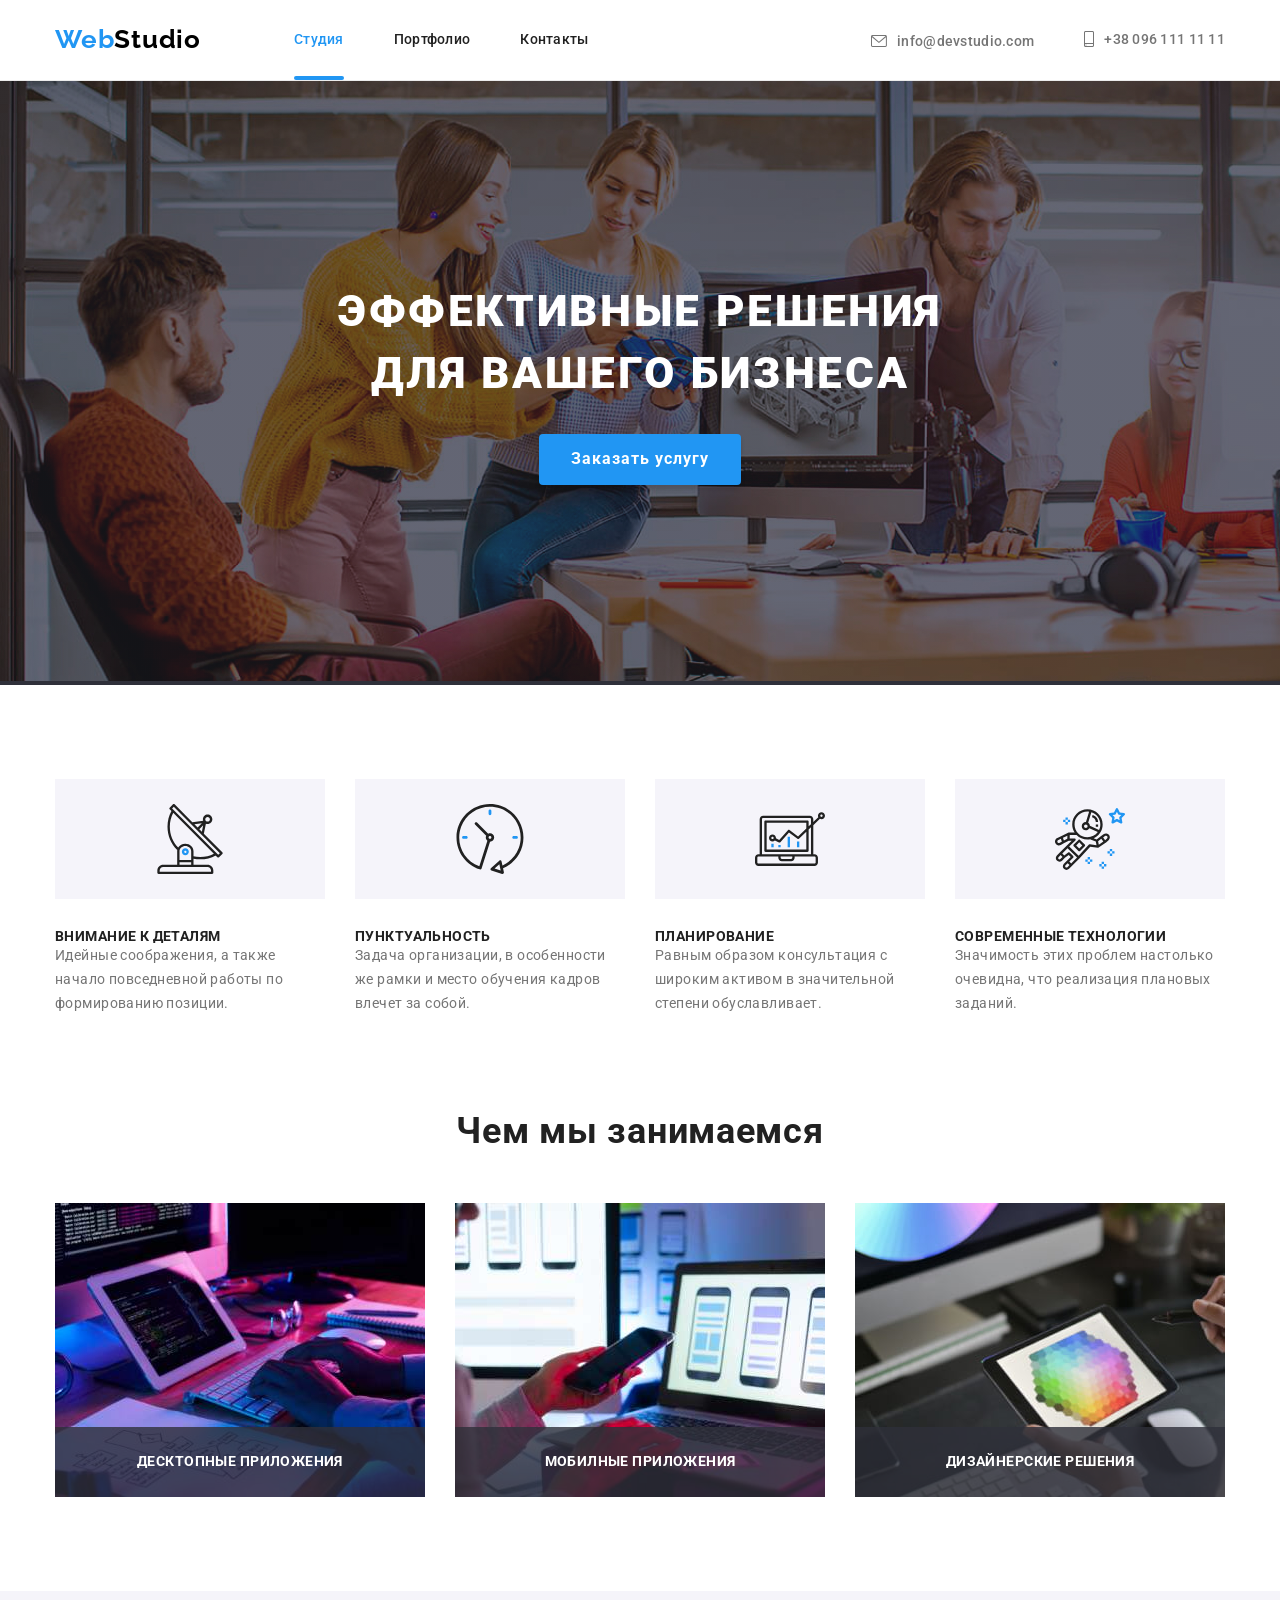
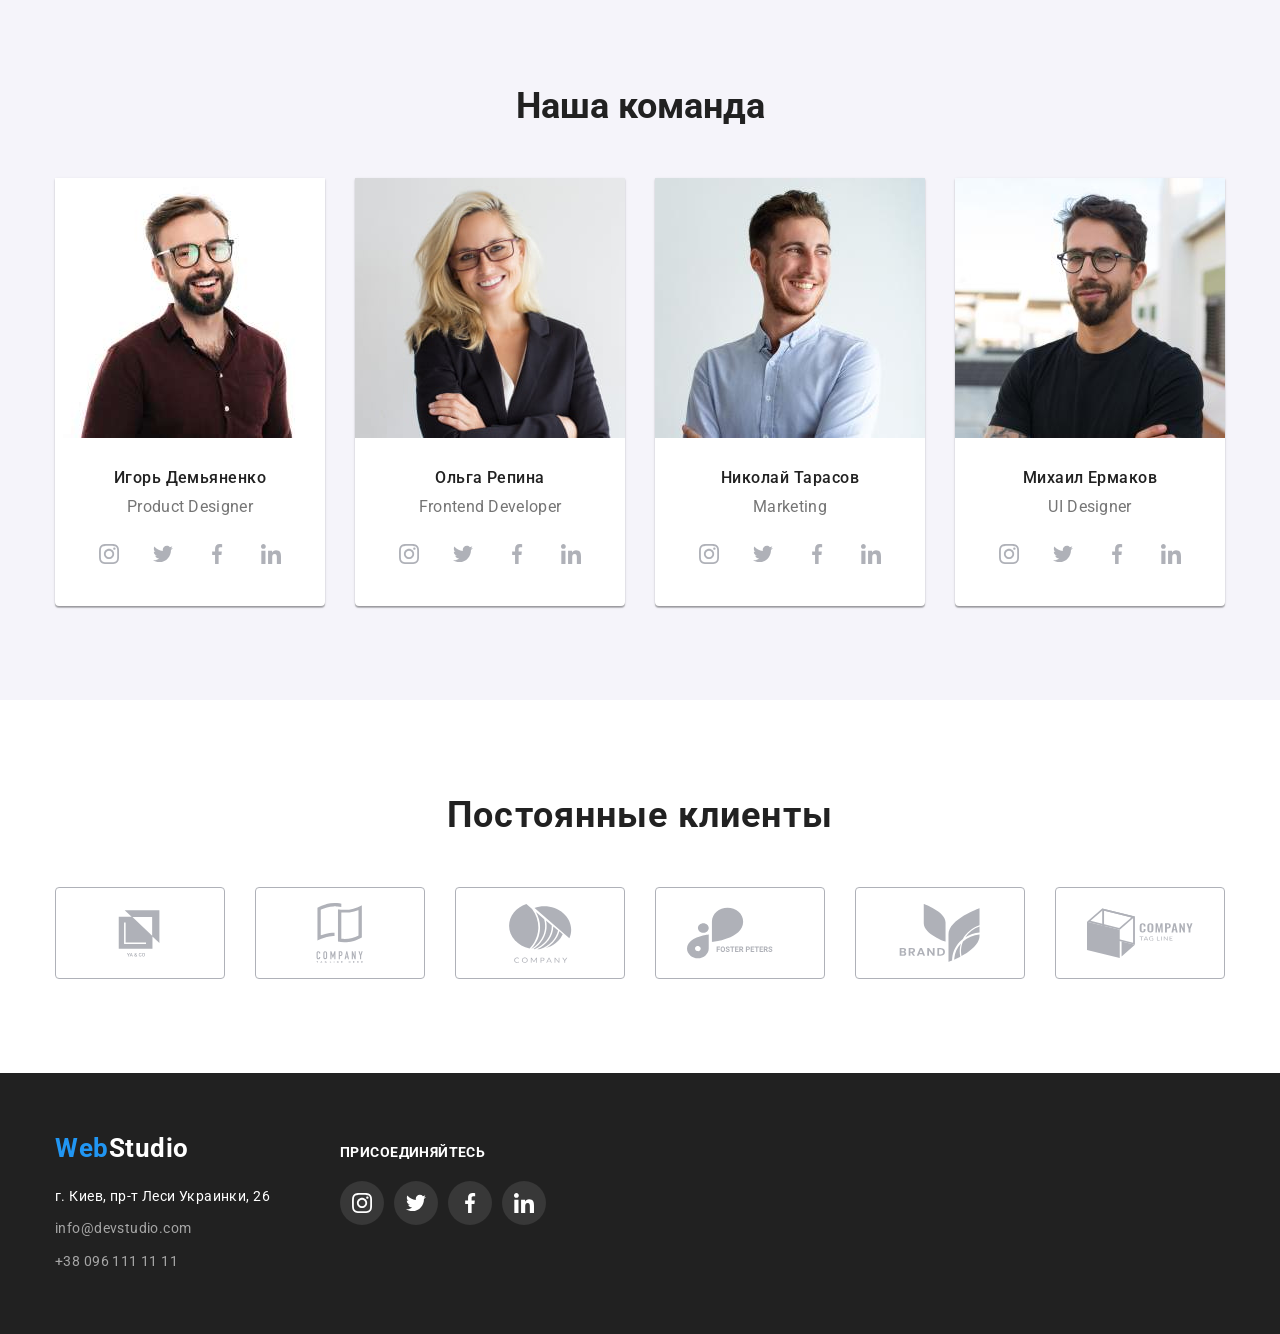
<file: index.html>
<!DOCTYPE html>
<html lang="ru">
<head>
    <meta charset="UTF-8">
    <meta http-equiv="X-UA-Compatible" content="IE=edge">
    <meta name="viewport" content="width=device-width, initial-scale=1.0">
    <link rel="preconnect" href="https://fonts.googleapis.com">
    <link rel="preconnect" href="https://fonts.gstatic.com" crossorigin>
    <link href="https://fonts.googleapis.com/css2?family=Raleway:wght@700&family=Roboto:wght@400;500;700;900&display=swap" rel="stylesheet">
    <link rel="stylesheet" href="https://cdnjs.cloudflare.com/ajax/libs/modern-normalize/1.1.0/modern-normalize.min.css" integrity="sha512-wpPYUAdjBVSE4KJnH1VR1HeZfpl1ub8YT/NKx4PuQ5NmX2tKuGu6U/JRp5y+Y8XG2tV+wKQpNHVUX03MfMFn9Q==" crossorigin="anonymous" referrerpolicy="no-referrer" />
    <link rel="stylesheet" href="./css/style.css">
    <title>Document</title>
</head>
<body>
    <header class="page-header">
        <div class="container header-container">
        <nav class="navigation">
            <a href="./index.html" lang="en" class="logo page-header__logo"><span class="logo__span">Web</span>Studio</a>
            <ul class="menu">
                <li class="menu__item">
                    <a href="./index.html" class="menu__link menu-link__blue">Студия</a>
                </li>
                <li class="menu__item">
                    <a href="./portfolio.html" class="menu__link">Портфолио</a>
                </li>
                <li class="menu__item">
                    <a href="#" class="menu__link">Контакты</a>
                </li>
            </ul>
        </nav>
        <ul class="contacts">
            <li class="contacts__item"> 
                <a href="mailto:info@devstudio.com" class="contacts__link">
                    <svg class="contacts__icon" width="16" height="12">
                        <use href="images/sprite.svg#icon-email"></use>
                    </svg>
                    info@devstudio.com</a>
            </li>
            <li class="contacts__item">
                <a href="tel:+380961111111" class="contacts__link">
                    <svg class="contacts__icon" width="10" height="16">
                        <use href="images/sprite.svg#icon-smartphone"></use>
                    </svg>
                    +38 096 111 11 11
                </a>
            </li>
        </ul>
    </div>
    </header>
    <main class="page-main">
        <section class="section page-main__section hero-section">
            <div class="container hero-container">
            <h1 class="hero-title">Эффективные решения для вашего бизнеса</h1>
            <button type="button" class="btn-item btn" data-modal-open>Заказать услугу</button>
        </div>
        </section>
        <section class="section page-main__section featurs-section">
            <div class="container feature-container">
                <h2 class="visually-hidden">Преимущества</h2>
            <ul class="feature">
                <li class="featur__item">
                    <div class="feature-icon__img">
                        <svg class="feature__icon">
                            <use href="./images/sprite.svg#icon-antenna"></use>
                        </svg>
                    </div>
                    <h3 class="featurs__heading">
                        Внимание к деталям
                    </h3>
                    <p class="faetur__text">Идейные соображения, а также начало повседневной работы по формированию позиции.</p>
                </li>
                <li class="featur__item">
                    <div class="feature-icon__img">
                        <svg class="feature__icon">
                            <use href="./images/sprite.svg#icon-clock"></use>
                        </svg>
                    </div>
                    <h3 class="featurs__heading">
                        Пунктуальность
                    </h3>
                    <p class="faetur__text">
                        Задача организации, в особенности же рамки и место обучения кадров влечет за собой.
                    </p>
                </li>
                <li class="featur__item">
                    <div class="feature-icon__img">
                        <svg class="feature__icon">
                            <use href="./images/sprite.svg#icon-diagram"></use>
                        </svg>
                    </div>
                    <h3 class="featurs__heading">
                        Планирование
                    </h3>
                    <p class="faetur__text">
                        Равным образом консультация с широким активом в значительной степени обуславливает.
                    </p>
                </li>
                <li class="featur__item">
                    <div class="feature-icon__img">
                        <svg class="feature__icon">
                            <use href="./images/sprite.svg#icon-astronaut"></use>
                        </svg>
                    </div>
                    <h3 class="featurs__heading">
                        Современные технологии
                    </h3>
                    <p class="faetur__text">
                        Значимость этих проблем настолько очевидна, что реализация плановых заданий.
                    </p>
                </li>
            </ul>
        </div>
        </section>
        <section class="section page-main__section picture-section">
            <div class="container picture-container">
            <h2 class="boxs-heading heading">
                Чем мы занимаемся
            </h2>
            <ul class="boxs">
                <li class="boxs__item">
                    <img src="./images/box1.jpg" alt="Бокс 1" width="370" height="294" class="boxs__pic">
                    <div class="boxs-description">
                        <p class="boxs-text">Десктопные приложения</p>
                    </div>
                </li>
                <li class="boxs__item">
                    <img src="./images/box2.jpg" alt="Бокс 2" width="370" height="294" class="boxs__pic">
                    <div class="boxs-description">
                        <p class="boxs-text">Мобилные приложения</p>
                    </div>
                </li>
                <li class="boxs__item">
                    <img src="./images/box3.jpg" alt="Бокс 3" width="370" height="294" class="boxs__pic">
                    <div class="boxs-description">
                        <p class="boxs-text">Дизайнерские решения</p>
                    </div>
                </li>  
            </ul>
        </div>
        </section>
        <section class="section page-main__section team-section">
            <div class="container team-container">
            <h2 class="team__heading heading">Наша команда</h2>
            <ul class="teams">
                <li class="teams__title">
                    <img src="./images/teamcard1.jpg" alt="Игорь Демьяненко" width="270" height="260" class="teams__pic">
                    <div class="teams-block__heading">
                    <h3 class="teams__heading">
                        Игорь Демьяненко
                    </h3>
                    <p lang="en" class="teams__text">
                        Product Designer
                    </p>
                    <ul class="social-item__icon">
                        <li class="social-list__icon">
                            <a href="" class="social-link__icon">
                                <svg class="social-icon" width="20" height="20">
                                    <use href="./images/sprite.svg#icon-instagram"></use>
                                </svg>
                            </a>
                        </li>
                        <li class="social-list__icon">
                            <a href="" class="social-link__icon">
                                <svg class="social-icon" width="20" height="20">
                                    <use href="./images/sprite.svg#icon-twitter"></use>
                                </svg>
                            </a>
                        </li>
                        <li class="social-list__icon">
                            <a href="" class="social-link__icon">
                                <svg class="social-icon" width="20" height="20">
                                    <use href="./images/sprite.svg#icon-facebook"></use>
                                </svg>
                            </a>
                        </li>
                        <li class="social-list__icon">
                            <a href="" class="social-link__icon">
                                <svg class="social-icon" width="20" height="20">
                                    <use href="./images/sprite.svg#icon-linkedin"></use>
                                </svg>
                            </a>
                        </li>
                    </ul>
                </div>
                </li>
                <li class="teams__title">
                    <img src="./images/teamcard2.jpg" alt="teamcard 2" width="270" height="260" class="teams__pic">
                    <div class="teams-block__heading">
                    <h3 class="teams__heading">
                        Ольга Репина
                    </h3>
                    <p lang="en" class="teams__text">
                        Frontend Developer
                    </p>
                    <ul class="social-item__icon">
                        <li class="social-list__icon">
                            <a href="" class="social-link__icon">
                                <svg class="social-icon" width="20" height="20">
                                    <use href="./images/sprite.svg#icon-instagram"></use>
                                </svg>
                            </a>
                        </li>
                        <li class="social-list__icon">
                            <a href="" class="social-link__icon">
                                <svg class="social-icon" width="20" height="20">
                                    <use href="./images/sprite.svg#icon-twitter"></use>
                                </svg>
                            </a>
                        </li>
                        <li class="social-list__icon">
                            <a href="" class="social-link__icon">
                                <svg class="social-icon" width="20" height="20">
                                    <use href="./images/sprite.svg#icon-facebook"></use>
                                </svg>
                            </a>
                        </li>
                        <li class="social-list__icon">
                            <a href="" class="social-link__icon">
                                <svg class="social-icon" width="20" height="20">
                                    <use href="./images/sprite.svg#icon-linkedin"></use>
                                </svg>
                            </a>
                        </li>
                    </ul>
                </div>
                </li>
                <li class="teams__title">
                    <img src="./images/teamcard3.jpg" alt="teamcard 3" width="270" height="260" class="teams__pic">
                    <div class="teams-block__heading">
                    <h3 class="teams__heading">
                        Николай Тарасов
                    </h3>
                    <p lang="en" class="teams__text">
                        Marketing
                    </p>
                    <ul class="social-item__icon">
                        <li class="social-list__icon">
                            <a href="" class="social-link__icon">
                                <svg class="social-icon" width="20" height="20">
                                    <use href="./images/sprite.svg#icon-instagram"></use>
                                </svg>
                            </a>
                        </li>
                        <li class="social-list__icon">
                            <a href="" class="social-link__icon">
                                <svg class="social-icon" width="20" height="20">
                                    <use href="./images/sprite.svg#icon-twitter"></use>
                                </svg>
                            </a>
                        </li>
                        <li class="social-list__icon">
                            <a href="" class="social-link__icon">
                                <svg class="social-icon" width="20" height="20">
                                    <use href="./images/sprite.svg#icon-facebook"></use>
                                </svg>
                            </a>
                        </li>
                        <li class="social-list__icon">
                            <a href="" class="social-link__icon">
                                <svg class="social-icon" width="20" height="20">
                                    <use href="./images/sprite.svg#icon-linkedin"></use>
                                </svg>
                            </a>
                        </li>
                    </ul>
                    </div>
                </li>
                <li class="teams__title">
                    <img src="./images/teamcard4.jpg" alt="teamcard 4" width="270" height="260" class="teams__pic">
                    <div class="teams-block__heading">
                    <h3 class="teams__heading">
                        Михаил Ермаков
                    </h3>
                    <p lang="en" class="teams__text">
                        UI Designer
                    </p>
                    <ul class="social-item__icon">
                        <li class="social-list__icon">
                            <a href="" class="social-link__icon">
                                <svg class="social-icon" width="20" height="20">
                                    <use href="./images/sprite.svg#icon-instagram"></use>
                                </svg>
                            </a>
                        </li>
                        <li class="social-list__icon">
                            <a href="" class="social-link__icon">
                                <svg class="social-icon" width="20" height="20">
                                    <use href="./images/sprite.svg#icon-twitter"></use>
                                </svg>
                            </a>
                        </li>
                        <li class="social-list__icon">
                            <a href="" class="social-link__icon">
                                <svg class="social-icon" width="20" height="20">
                                    <use href="./images/sprite.svg#icon-facebook"></use>
                                </svg>
                            </a>
                        </li>
                        <li class="social-list__icon">
                            <a href="" class="social-link__icon">
                                <svg class="social-icon" width="20" height="20">
                                    <use href="./images/sprite.svg#icon-linkedin"></use>
                                </svg>
                            </a>
                        </li>
                    </ul>
                </div>
                </li>
            </ul>
        </div>
        </section>
        <section class="section page-main__section client-section">
            <div class="container our-client__container">
                <h2 class="our-client__heading heading">
                    Постоянные клиенты
                </h2>
                <ul class="our-client__group">
                <li class="our-client__list">
                    <a href="" class="our-client__link">
                        <svg class="our-client__icon" width="106" height="60">
                            <use href="./images/sprite.svg#icon-Logo"></use>
                        </svg>
                    </a>
                </li>
                <li class="our-client__list">
                    <a href="" class="our-client__link">
                        <svg class="our-client__icon" width="106" height="60">
                            <use href="./images/sprite.svg#icon-group6"></use>
                        </svg>
                    </a>
                </li>
                <li class="our-client__list">
                    <a href="" class="our-client__link">
                        <svg class="our-client__icon" width="106" height="60">
                            <use href="./images/sprite.svg#icon-group3"></use>
                        </svg>
                    </a>
                </li>
                <li class="our-client__list">
                    <a href="" class="our-client__link">
                        <svg class="our-client__icon" width="106" height="60">
                            <use href="./images/sprite.svg#icon-group5"></use>
                        </svg>
                    </a>
                </li>
                <li class="our-client__list">
                    <a href="" class="our-client__link">
                        <svg class="our-client__icon" width="106" height="60">
                            <use href="./images/sprite.svg#icon-group2"></use>
                        </svg>
                    </a>
                </li>
                <li class="our-client__list">
                    <a href="" class="our-client__link">
                        <svg class="our-client__icon" width="106" height="60">
                            <use href="./images/sprite.svg#icon-group7"></use>
                        </svg>
                    </a>
                </li>
                </ul>
            </div>
        </section>
    </main>
    <footer class="page-footer">
        <div class="container footer-container">
            <div class="adrees-block">
        <a href="./index.html" class="logo__footer"><span class="logo-footer__span">Web</span>Studio</a>
        <address class="address__footer">
            <ul class="address">
                <li class="address__item">
                    <a href="" target="_parent" class="address__link">г. Киев, пр-т Леси Украинки, 26</a>
                </li>
                <li class="address__item">
                    <a href="mailto:info@devstudio.com" class="address__link email">info@devstudio.com</a>
                </li>
                <li class="address__item">
                    <a href="tel:+380961111111" class="address__link email">+38 096 111 11 11</a>
                </li>
            </ul>
        </address>
    </div>
        <div class="footer-social">
            <p class="footer-social__text">присоединяйтесь</p>
            <ul class="footer-social__icon">
                <li class="footer-social__list">
                  <a href="" class="footer-social__link">
                    <svg class="footer-social__img" width="20" height="20">
                        <use href="./images/sprite.svg#icon-instagram"></use>
                    </svg>
                  </a>  
                </li>
                <li class="footer-social__list">
                    <a href="" class="footer-social__link">
                        <svg class="footer-social__img" width="20" height="20">
                            <use href="./images/sprite.svg#icon-twitter"></use>
                        </svg>
                      </a> 
                </li>
                <li class="footer-social__list">
                    <a href="" class="footer-social__link">
                        <svg class="footer-social__img" width="20" height="20">
                            <use href="./images/sprite.svg#icon-facebook"></use>
                        </svg>
                      </a>
                </li>
                <li class="footer-social__list">
                    <a href="" class="footer-social__link">
                        <svg class="footer-social__img" width="20" height="20">
                            <use href="./images/sprite.svg#icon-linkedin"></use>
                        </svg>
                      </a>
                </li>
            </ul>
        </ul>
    </div>
    </div>
    </footer>
    <div class="bakdrop is-hidden" data-modal>
        <div class="modal">
            <button class="modal-close-btn" data-modal-close>
                <svg class="modal-close-icon" width="18" height="18">
                    <use href="images/sprite.svg#icon-close"></use>
                </svg>
            </button>
        </div>
    </div>
    <script src="./js/modal.js"></script>
</body>
</html>
</file>
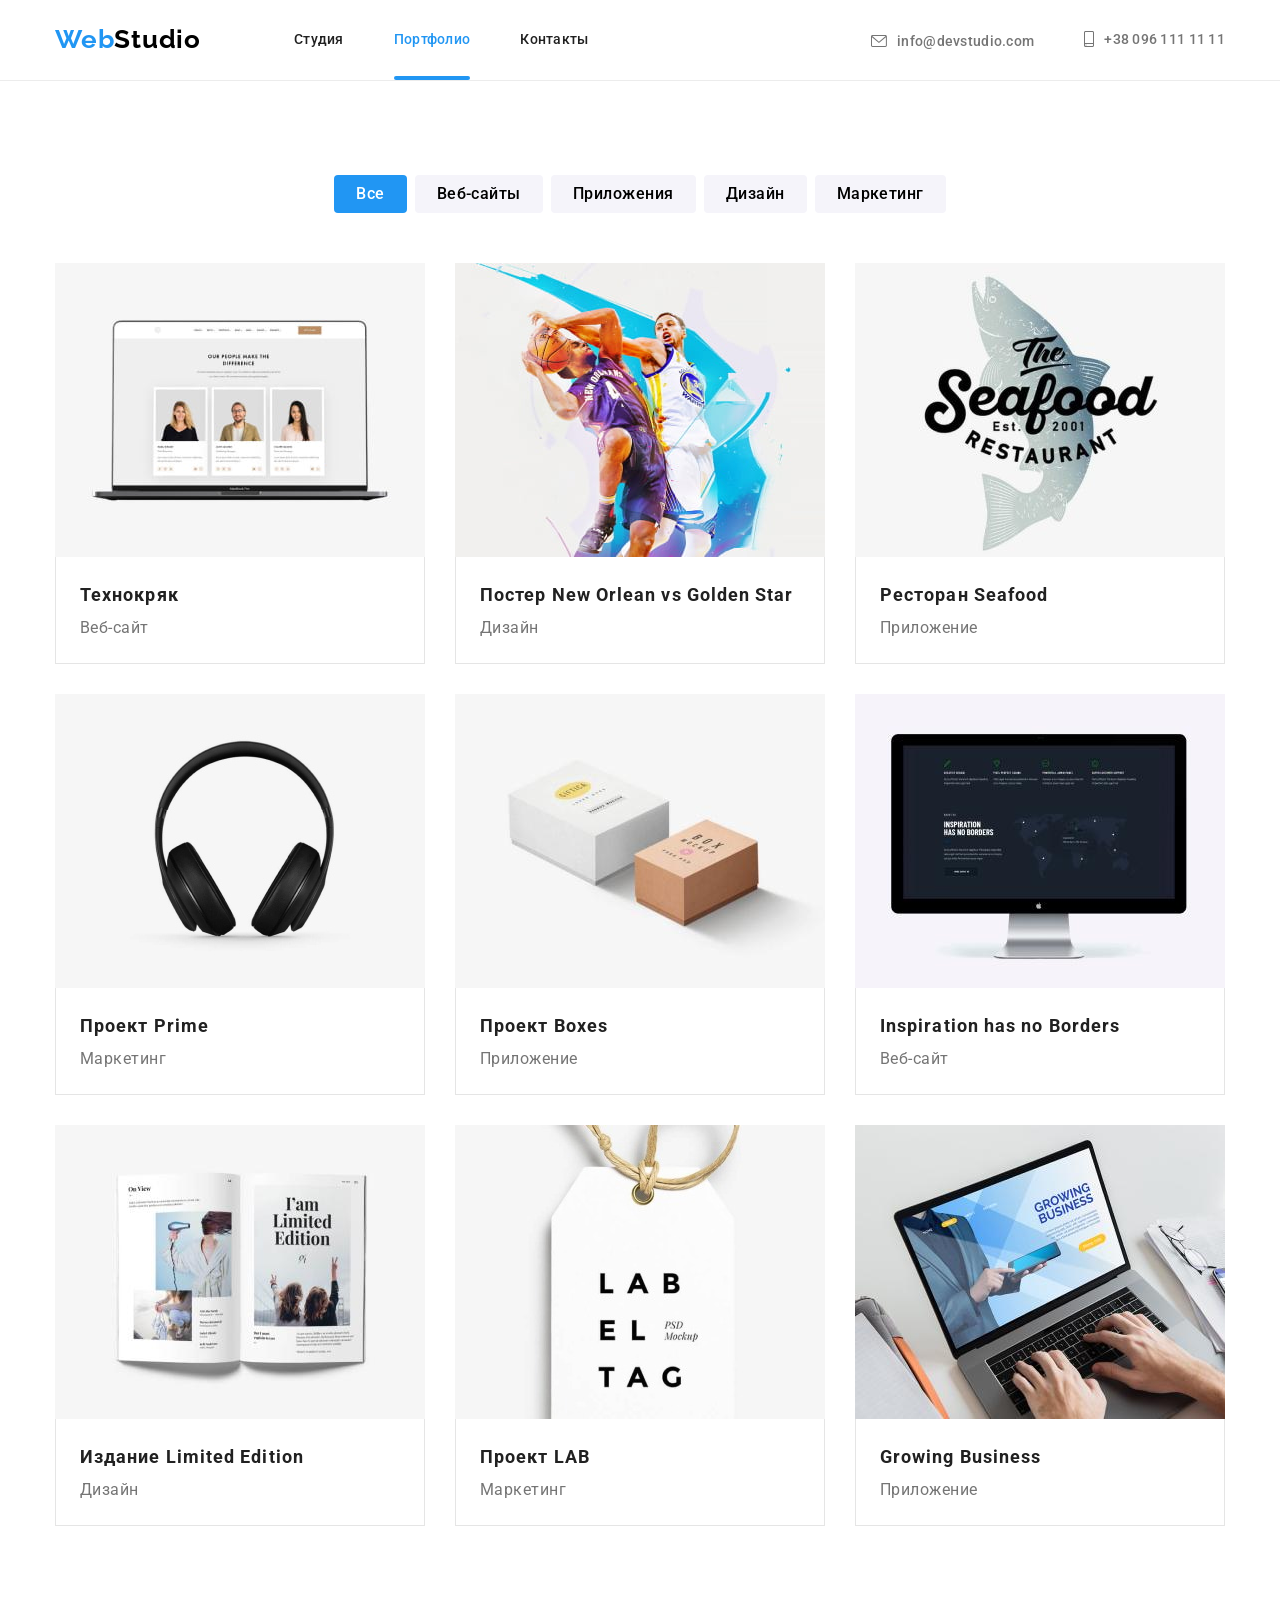
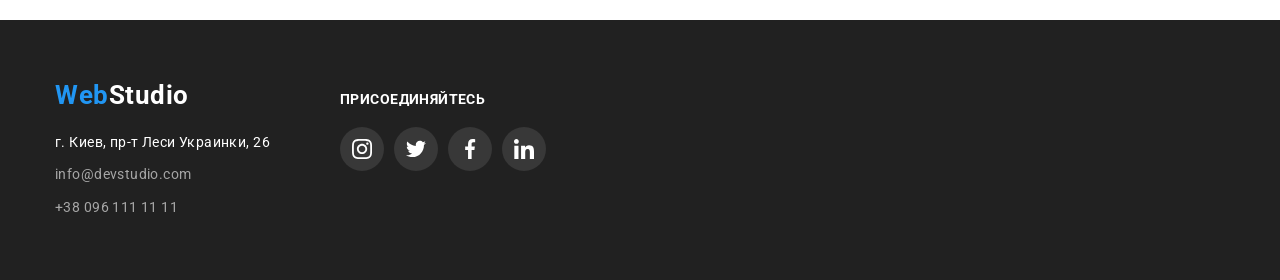
<file: portfolio.html>
<!DOCTYPE html>
<html lang="ru">
<head>
    <meta charset="UTF-8">
    <meta http-equiv="X-UA-Compatible" content="IE=edge">
    <meta name="viewport" content="width=device-width, initial-scale=1.0"> 
    <link rel="preconnect" href="https://fonts.googleapis.com">
    <link rel="preconnect" href="https://fonts.gstatic.com" crossorigin>
    <link href="https://fonts.googleapis.com/css2?family=Raleway:wght@700&family=Roboto:wght@400;500;700;900&display=swap" rel="stylesheet">
    <link rel="stylesheet" href="https://cdnjs.cloudflare.com/ajax/libs/modern-normalize/1.1.0/modern-normalize.min.css" integrity="sha512-wpPYUAdjBVSE4KJnH1VR1HeZfpl1ub8YT/NKx4PuQ5NmX2tKuGu6U/JRp5y+Y8XG2tV+wKQpNHVUX03MfMFn9Q==" crossorigin="anonymous" referrerpolicy="no-referrer" />
    <link rel="stylesheet" href="./css/style.css">
    <title>Document</title>
</head>
<body>
    <header class="page-header">
        <div class="container header-container">
        <nav class="navigation">
            <a href="./index.html" lang="en" class="logo page-header__logo"><span class="logo__span">Web</span>Studio</a>
            <ul class="menu">
                <li class="menu__item">
                    <a href="./index.html" class="menu__link">Студия</a>
                </li>
                <li class="menu__item">
                    <a href="./portfolio.html" class="menu__link menu-link__blue" >Портфолио</a>
                </li>
                <li class="menu__item">
                    <a href="#" class="menu__link">Контакты</a>
                </li>
            </ul>
        </nav>
        <ul class="contacts">
            <li class="contacts__item">
                <a href="mailto:info@devstudio.com" class="contacts__link">
                    <svg class="contacts__icon" width="16" height="12">
                        <use href="images/sprite.svg#icon-email"></use>
                    </svg>
                    info@devstudio.com</a>
            </li>
            <li class="contacts__item">
                <a href="tel:+380961111111" class="contacts__link">
                    <svg class="contacts__icon" width="10" height="16">
                        <use href="images/sprite.svg#icon-smartphone"></use>
                    </svg>+38 096 111 11 11</a>
            </li>
        </ul>
    </div>
    </header>
    <main class="page-main">
        <section class="section page-main__section filter-projects">
            <div class="container filter-container">
            <h1 class="visually-hidden">Каталог работ</h1>
            <ul class="filter">
                <li class="filter__item">
                   <button type="button" class="filter__btn filter-btn__blue btn">Все</button> 
                </li>
                <li class="filter__item">
                    <button type="button" class="filter__btn btn">Веб-сайты</button>
                </li>
                <li class="filter__item">
                    <button type="button" class="filter__btn btn">Приложения</button>
                </li>
                <li class="filter__item">
                    <button type="button" class="filter__btn btn">Дизайн</button>
                </li>
                <li class="filter__item">
                    <button type="button" class="filter__btn btn">Маркетинг</button>
                </li>
            </ul>
            <ul class="projects">
                <li class="projects__item">
                    <a href="#" class="projects__link">
                        <div class="project__description">    
                        <img src="./images/project1.jpg" alt="Технокряк" class="projects__pic">
                        <div class="project__overlay">
                            <p class="description__text">Ресурс предлагает комплексные предложения с разным уровнем функционала и сервисов. Все это позволит посетителю получить исчерпывающие сведения о компании или частном лице.</p>
                        </div>
                    </div>
                        <div class="project__textblock">
                        <h3 class="projects__heading">Технокряк</h3>
                        <p class="projects__text">Веб-сайт</p>
                        </div>
                    </a>
                </li>
                <li class="projects__item">
                    <a href="#" class="projects__link">
                        <div class="project__description">
                        <img src="./images/project2.jpg" alt="Постер New Orlean vs Golden Star" class="projects__pic">
                        <div class="project__overlay">
                            <p class="description__text">Ресурс предлагает комплексные предложения с разным уровнем функционала и сервисов. Все это позволит посетителю получить исчерпывающие сведения о компании или частном лице.</p>
                        </div>
                    </div>
                        <div class="project__textblock">
                        <h3 class="projects__heading">Постер New Orlean vs Golden Star</h3>
                        <p class="projects__text">Дизайн</p>
                        </div>
                    </a>
                </li>
                <li class="projects__item">
                    <a href="#" class="projects__link">
                        <div class="project__description">
                        <img src="./images/project3.jpg" alt="Ресторан Seafood" class="projects__pic">
                        <div class="project__overlay">
                            <p class="description__text">Ресурс предлагает комплексные предложения с разным уровнем функционала и сервисов. Все это позволит посетителю получить исчерпывающие сведения о компании или частном лице.</p>
                        </div>
                    </div>
                        <div class="project__textblock">
                        <h3 class="projects__heading">Ресторан Seafood</h3>
                        <p class="projects__text">Приложение</p>
                        </div>
                    </a>
                </li>
                <li class="projects__item">
                    <a href="#" class="projects__link">
                        <div class="project__description">
                        <img src="./images/project4.jpg" alt="Проект Prime" class="projects__pic">
                        <div class="project__overlay">
                            <p class="description__text">Ресурс предлагает комплексные предложения с разным уровнем функционала и сервисов. Все это позволит посетителю получить исчерпывающие сведения о компании или частном лице.</p>
                        </div>
                        </div>
                        <div class="project__textblock">
                        <h3 class="projects__heading">Проект Prime</h3>
                        <p class="projects__text">Маркетинг</p>
                        </div>
                    </a>
                </li>
                <li class="projects__item">
                    <a href="#" class="projects__link">
                        <div class="project__description">
                        <img src="./images/project5.jpg" alt="Проект Boxes" class="projects__pic">
                        <div class="project__overlay">
                            <p class="description__text">Ресурс предлагает комплексные предложения с разным уровнем функционала и сервисов. Все это позволит посетителю получить исчерпывающие сведения о компании или частном лице.</p>
                        </div>
                    </div>
                        <div class="project__textblock">
                        <h3 class="projects__heading">Проект Boxes</h3>
                        <p class="projects__text">Приложение</p>
                        </div>
                    </a>
                </li>
                <li class="projects__item">
                    <a href="#" class="projects__link">
                        <div class="project__description">
                        <img src="./images/project6.jpg" alt="Inspiration has no Borders" class="projects__pic">
                        <div class="project__overlay">
                            <p class="description__text">Ресурс предлагает комплексные предложения с разным уровнем функционала и сервисов. Все это позволит посетителю получить исчерпывающие сведения о компании или частном лице.</p>
                        </div>
                    </div>
                        <div class="project__textblock">
                        <h3 class="projects__heading">Inspiration has no Borders</h3>
                        <p class="projects__text">Веб-сайт</p>
                        </div>
                    </a>
                </li>
                <li class="projects__item">
                    <a href="#" class="projects__link">
                        <div class="project__description">
                        <img src="./images/project7.jpg" alt="Издание Limited Edition" class="projects__pic">
                        <div class="project__overlay">
                            <p class="description__text">Ресурс предлагает комплексные предложения с разным уровнем функционала и сервисов. Все это позволит посетителю получить исчерпывающие сведения о компании или частном лице.</p>
                        </div>
                    </div>
                        <div class="project__textblock">
                        <h3 class="projects__heading">Издание Limited Edition</h3>
                        <p class="projects__text">Дизайн</p>
                        </div>
                    </a>
                </li>
                <li class="projects__item">
                    <a href="#" class="projects__link">
                        <div class="project__description">
                        <img src="./images/project8.jpg" alt="Проект LAB" class="projects__pic">
                        <div class="project__overlay">
                            <p class="description__text">Ресурс предлагает комплексные предложения с разным уровнем функционала и сервисов. Все это позволит посетителю получить исчерпывающие сведения о компании или частном лице.</p>
                        </div>
                    </div>
                        <div class="project__textblock">
                        <h3 class="projects__heading">Проект LAB</h3>
                        <p class="projects__text">Маркетинг</p>
                        </div>
                    </a>
                </li>
                <li class="projects__item">
                    <a href="#" class="projects__link">
                        <div class="project__description">
                        <img src="./images/project9.jpg" alt="Growing Business" class="projects__pic">
                        <div class="project__overlay">
                            <p class="description__text">Ресурс предлагает комплексные предложения с разным уровнем функционала и сервисов. Все это позволит посетителю получить исчерпывающие сведения о компании или частном лице.</p>
                        </div>
                    </div>
                        <div class="project__textblock">
                        <h3 class="projects__heading">Growing Business</h3>
                        <p class="projects__text">Приложение</p>
                        </div>
                    </a>
                </li>
            </ul>
        </div>
        </section>
    </main>
    <footer class="page-footer">
        <div class="container footer-container">
            <div class="adrees-block">
        <a href="./index.html" class="logo__footer"><span class="logo-footer__span">Web</span>Studio</a>
        <address class="address__footer">
            <ul class="address">
                <li class="address__item">
                    <a href="" target="_parent" class="address__link">г. Киев, пр-т Леси Украинки, 26</a>
                </li>
                <li class="address__item">
                    <a href="mailto:info@devstudio.com" class="address__link email">info@devstudio.com</a>
                </li>
                <li class="address__item">
                    <a href="tel:+380961111111" class="address__link email">+38 096 111 11 11</a>
                </li>
            </ul>
        </address>
    </div>
        <div class="footer-social">
            <p class="footer-social__text">присоединяйтесь</p>
            <ul class="footer-social__icon">
                <li class="footer-social__list">
                  <a href="" class="footer-social__link">
                    <svg class="footer-social__img" width="20" height="20">
                        <use href="./images/sprite.svg#icon-instagram"></use>
                    </svg>
                  </a>  
                </li>
                <li class="footer-social__list">
                    <a href="" class="footer-social__link">
                        <svg class="footer-social__img" width="20" height="20">
                            <use href="./images/sprite.svg#icon-twitter"></use>
                        </svg>
                      </a> 
                </li>
                <li class="footer-social__list">
                    <a href="" class="footer-social__link">
                        <svg class="footer-social__img" width="20" height="20">
                            <use href="./images/sprite.svg#icon-facebook"></use>
                        </svg>
                      </a>
                </li>
                <li class="footer-social__list">
                    <a href="" class="footer-social__link">
                        <svg class="footer-social__img" width="20" height="20">
                            <use href="./images/sprite.svg#icon-linkedin"></use>
                        </svg>
                      </a>
                </li>
            </ul>
        </ul>
    </div>
    </div>
    </footer>
    <script src="js/modal.js"></script>
</body>
</html>
</file>
<file: css/style.css>
body{
    font-family: var(--font-accent);
    color: var(--accent-color);
}
img{
    display: block;
}
h1,h2,h3,h4,h5,h6,p{
    margin-top: 0;
    margin-bottom: 0;
}
ul,li{
    list-style-type: none;
    margin-top: 0;
    margin-bottom: 0;
    padding-left: 0;
}
a{
    text-decoration: none;
}
.btn{
    cursor: pointer;
    border: none;
}
.section{
    padding-top: 94px;
    padding-bottom: 94px;
}
.visually-hidden {
    position: absolute;
    white-space: nowrap;
    width: 1px;
    height: 1px;
    overflow: hidden;
    border: 0;
    padding: 0;
    clip: rect(0 0 0 0);
    clip-path: inset(50%);
    margin: -1px;
} 
:root{
    --accent-color: #212121;
    --second-color: #757575;
    --link-color: #2196F3;
    --white-color: #ffffff;
    --hero-background: #2F303A;
    --filter-btn: #F5F4FA;
    --font-accent: 'Roboto', sans-serif;
    --font-second: 'Raleway', sans-serif;
    --btn-hover: #188CE8;
    --our-bgk: #F5F4FA;
    --icon-color: #AFB1B8;
    --border-color: #EEEEEE;
    --footer-social: rgba(255, 255, 255, 0.1);
    --description-bgk: rgba(33, 150, 243, 0.9);
    --bakdrop-bgk: rgba(0, 0, 0, 0.2);
    --border-color: rgba(0, 0, 0, 0.1);
}
.container{
    width: 1200px;
    margin: 0 auto;
    padding-left: 15px;
    padding-right: 15px;
}
/*header menu log*/
.page-header{
    background-color: var(--white-color);
    border-bottom: 1px solid #ECECEC;
}
.header-container{
    display: flex;
    justify-content: space-between;
    align-items: center;
}
.navigation{
    display: flex;
    align-items: center;
}
.logo{
    font-family: var(--font-second);
    font-weight: 700;
    font-size: 26px;
    line-height: 1.2;
    color: #000000;
    text-decoration: none;
    letter-spacing: 0.03em;
    padding-top: 24px;
    padding-bottom: 25px;
}
.logo__span{
    color: var(--link-color);
}
.menu{
    display: flex;
    margin-left: 93px;
    font-weight: 500;
    font-size: 14px;
    line-height: 1.1;
    letter-spacing: 0.02em;
    list-style-type: none;
}
.menu__item:not(:last-child){
    margin-right: 50px;
}
.menu__link{
    position: relative;
    color: var(--accent-color);
    padding-top: 32px;
    padding-bottom: 32px;
    transition: color 250ms cubic-bezier(0.4, 0, 0.2, 1);
}
.menu__link:hover,
.menu__link:focus{
    color: var(--link-color);
}
.menu__link.menu-link__blue::after{
    position: absolute;
    content: "";
    display: inline-block;
    left: 0;
    bottom: -1px;
    border-radius: 2px;
    width: 100%;
    height: 4px;
    background-color: var(--link-color);
}
.menu-link__blue{
    color: var(--link-color);
    transition: color 250ms cubic-bezier(0.4, 0, 0.2, 1);
}

.contacts{
    position: relative;
    font-weight: 500;
    font-size: 14px;
    line-height: 1.1;
    letter-spacing: 0.02em;
    list-style-type: none;
    display: flex;
    align-items: baseline;
}
.contacts__item:not(:first-child){
    margin-left: 50px;
}
.contacts__link{
    display: flex;
    align-items: center;
    color: var(--second-color);
    transition: color 250ms cubic-bezier(0.4, 0, 0.2, 1);
}
.contacts__link:hover,
.contacts__link:focus{
    color: var(--link-color);
}
.contacts__icon{
    fill: var(--second-color);
    margin-right: 10px;
    transition: fill 250ms cubic-bezier(0.4, 0, 0.2, 1);
}
.contacts__link:hover .contacts__icon,
.contacts__link:focus .contacts__icon{
    fill: var(--link-color);
}
/*--------------end--------------*/

/*------hero section-------*/
.hero-section{
    background-color: var(--hero-background);
    background-image: linear-gradient( to bottom, rgba(47, 48, 58, 0.4), rgba(47, 48, 58, 0.4)), url('../images/background.jpg');
    background-repeat: no-repeat;
    max-width: 1600px;
    margin: 0 auto;
    padding: 200px 0;
}
.hero-title{
    max-width: 696px;
    margin: 0 auto;
    font-size: 44px;
    color: var(--white-color);
    font-weight: 900;
    line-height: 1.4;
    text-align: center;
    letter-spacing: 0.06em;
    text-transform: uppercase;
}
.btn-item{
    font-weight: 700;
    font-size: 16px;
    line-height: 1.9;
    letter-spacing: 0.06em;
    color: var(--white-color);
    text-align: center;
    background-color: var(--link-color);
    box-shadow: 0px 4px 4px rgba(0, 0, 0, 0.15);
    display: flex;
    margin: 0 auto;
    margin-top: 30px;
    padding: 10px 32px;
    border-radius: 4px;
    transition: background 250ms cubic-bezier(0.4, 0, 0.2, 1);
}
.btn-item:hover,
.btn-item:focus{
    background-color: var(--btn-hover);
    border: none;
    outline: none;
}
/*-------------end-----------------*/
/*------------featurs-section-----------*/
.featurs-section{
    padding-bottom: 0;
}
.feature-container{
    display: flex;
    flex-wrap: wrap;
}
.feature-icon__img{
    width: 270px;
    height: 120px;
    display: flex;
    justify-content: center;
    align-items: center;
    background-color: #F5F4FA;
    margin-bottom: 30px;
}
.feature__icon{
    width: 70px;
    height: 70px;
}
.feature{
    display: flex;
    list-style-type: none;
    margin-left: -30px;
}
.featur__item{
    width: 270px;
    flex-basis: calc((100% - 120px) / 4);
    margin-left: 30px;
}
.featurs__heading{
    font-weight: 700;
    font-size: 14px;
    line-height: 1.1;
    letter-spacing: 0.03em;
    text-transform: uppercase;
}
.faetur__text{
    font-weight: 400;
    font-size: 14px;
    line-height: 1.7;
    letter-spacing: 0.03em;
    color: var(--second-color);
}
/*-----------end--------------*/
/*----------boxs-heading--------------*/

.boxs-heading{
    font-weight: 700;
    font-size: 36px;
    line-height: 1.2;
    text-align: center;
    letter-spacing: 0.02em;
}
.boxs{
    display: flex;
    flex-wrap: wrap;
    margin-top: 50px;
    list-style-type: none;
    margin-left: -30px;
}
.boxs__item{
    flex-basis: calc((100% - 90px) / 3);
    margin-left: 30px;  
    position: relative;
}
.boxs-description{
    position: absolute;
    width: 370px;
    height: 70px;
    left: 0;
    bottom: 0;
    background-color: rgba(47, 48, 58, 0.8);
    display: flex;
    justify-content: center;
    align-items: center;
}
.boxs-text{
    position: absolute;
    font-weight: 700;
    font-size: 14px;
    line-height: 1.14;
    color: var(--white-color);
    letter-spacing: 0.03em;
    text-transform: uppercase;
    
}
/*--------------end--------------*/
/*-------------our teams-------------*/
.team-section{
    background-color: var(--our-bgk);
}
.team__heading{
    font-weight: 700;
    font-size: 36px;
    line-height: 1.2;
    text-align: center;
}

.teams{
    display: flex;
    flex-wrap: wrap;
    list-style-type: none;
    margin-top: 50px;
    margin-left: -30px;
}
.teams__title{
    flex-basis: calc((100% - 120px ) / 4);
    margin-left: 30px;
    box-shadow: 0px 1px 3px rgba(0, 0, 0, 0.12), 0px 1px 1px rgba(0, 0, 0, 0.14), 0px 2px 1px rgba(0, 0, 0, 0.2);
    border-radius: 0px 0px 4px 4px;
    background-color: var(--white-color);
}
.teams-block__heading{
    padding: 30px 10px;
}
.teams__heading{
    font-weight: 500;
    font-size: 16px;
    line-height: 1.2;
    text-align: center;
    letter-spacing: 0.03em;
    margin-bottom: 10px;
}
.teams__text{
    font-weight: 400;
    font-size: 16px;
    line-height: 1.2;
    text-align: center;
    letter-spacing: 0.02em;
    color: var(--second-color);
}
.social-item__icon{
    display: flex;
    justify-content: center;
    margin-top: 16px;
}
.social-list__icon:not(:last-child){
    margin-right: 10px;
}
.social-link__icon{
    width: 44px;
    height: 44px;
    border-radius: 50%;
    display: flex;
    justify-content: center;
    align-items: center;
    background-color: var(--white-color);
    transition: background-color 250ms cubic-bezier(0.4, 0, 0.2, 1);
}
.social-link__icon:hover,
.social-link__icon:focus{
    background-color: var(--link-color);
}
.social-icon{
    fill: var(--icon-color);
    transition: fill 250ms cubic-bezier(0.4, 0, 0.2, 1);
}
.social-link__icon:hover .social-icon,
.social-link__icon:focus .social-icon{
    fill: var(--white-color);
}
/*------------end-----------*/

/*----------our client-------------*/
.our-client__heading{
    font-weight: 700;
    font-size: 36px;
    line-height: 1.2;
    text-align: center;
    letter-spacing: 0.03em;
    color: var(--accent-color);
}
.our-client__group{
    display: flex;
    justify-content: center;
    margin-top: 50px;
    margin-left: -30px;
}
.our-client__list{
    flex-basis: calc((100%-180px)/6);
    margin-left: 30px;
}
.our-client__link{
    width: 170px;
    height: 92px;
    display: flex;
    justify-content: center;
    align-items: center;
    border: 1px solid #AFB1B8;
    border-radius: 4px;
    transition: border 250ms cubic-bezier(0.4, 0, 0.2, 1);
}
.our-client__link:hover,
.our-client__link:focus{
    border: 1px solid var(--link-color);
}
.our-client__icon{
    fill: var(--icon-color);
    transition: fill 250ms cubic-bezier(0.4, 0, 0.2, 1);
}
.our-client__link:hover .our-client__icon,
.our-client__link:focus .our-client__icon{
    fill: var(--link-color);
}
/*----------our client------------*/

/*-------porfolio-list------------*/
/*-------filter-btn-----------*/
.filter{
    display: flex;
    list-style-type: none;
    justify-content: center;
    margin-bottom: 50px;
}
.filter__item:not(:last-child){
    margin-right: 8px;
}
.filter__btn{
    font-family: 'Roboto', sans-serif;
    font-weight: 500;
    font-size: 16px;
    line-height: 1.6;
    text-align: center;
    letter-spacing: 0.03em;
    background-color: var(--filter-btn);
    border: none;
    border-radius: 4px;
    padding: 6px 22px;
    transition: color 250ms cubic-bezier(0.4, 0, 0.2, 1), background-color 250ms cubic-bezier(0.4, 0, 0.2, 1), box-shadow 250ms cubic-bezier(0.4, 0, 0.2, 1)
}
.filter-btn__blue{
    color: var(--white-color);
    background-color: var(--link-color);
    transition: color 250ms cubic-bezier(0.4, 0, 0.2, 1), background-color 250ms cubic-bezier(0.4, 0, 0.2, 1), box-shadow 250ms cubic-bezier(0.4, 0, 0.2, 1);
}
.filter__btn:hover,
.filter__btn:focus{
    color: var(--white-color);
    background-color: var(--link-color);
    box-shadow: 0px 3px 1px rgba(0, 0, 0, 0.1), 0px 1px 2px rgba(0, 0, 0, 0.08), 0px 2px 2px rgba(0, 0, 0, 0.12);
}
/*-----------end------------*/
/*-----------project-pic----------------*/
.projects{
    display: flex;
    flex-wrap: wrap;
    margin-left: -30px;
    margin-bottom: -30px;
    list-style-type: none;
}
.projects__item{
    flex-basis: ((100% - 270px) / 9);
    margin-left: 30px;
    margin-bottom: 30px;
}
.projects__link{
    display: block;
    transition: color 250ms cubic-bezier(0.4, 0, 0.2, 1), box-shadow 250ms cubic-bezier(0.4, 0, 0.2, 1);
}
.projects__link:hover,
.projects__link:focus{
    box-shadow: 0px 1px 1px rgba(0, 0, 0, 0.12), 0px 4px 4px rgba(0, 0, 0, 0.06), 1px 4px 6px rgba(0, 0, 0, 0.16);
}
.project__description{
    position: relative;
    overflow: hidden;
}
.project__overlay{
    position: absolute;
    top: 0;
    left: 0;
    width: 100%;
    height: 100%;
    transform: translateY(100%);
    transition: transform 250ms cubic-bezier(0.4, 0, 0.2, 1);
    background-color: var(--description-bgk);
    padding: 63px 24px;
}
.description__text{
    font-weight: 400;
    font-size: 18px;
    line-height: 1.5;
    letter-spacing: 0.03em;
    color: var(--white-color);
}
.projects__link:hover .project__overlay,
.projects__link:focus .project__overlay{
    transform: translateY(0%);
    box-shadow: 0px 1px 1px rgba(0, 0, 0, 0.12), 0px 4px 4px rgba(0, 0, 0, 0.06), 1px 4px 6px rgba(0, 0, 0, 0.16);
}
.project__textblock{
    padding: 20px 24px;
    border-left: 1px solid var(--border-color);
    border-right: 1px solid var(--border-color);
    border-bottom: 1px solid var(--border-color);
}
.projects__heading{
    font-weight: 700;
    font-size: 18px;
    line-height: 2;
    letter-spacing: 0.06em;
    color: var(--accent-color);
}
.projects__text{
    font-weight: 400;
    font-size: 16px;
    line-height: 1.87;
    letter-spacing: 0.03em;
    color: var(--second-color);
}

/*------------footer------------*/
.page-footer{
    padding-top: 60px;
    padding-bottom: 60px;
    background-color: var(--accent-color);
}
.footer-container{
    display: flex;
    align-items: baseline;
}
.logo__footer{
    font-weight: 700;
    font-size: 26px;
    line-height: 1.2;
    letter-spacing: 0.02em;
    color: var(--white-color);
}
.logo-footer__span{
    color: var(--link-color);
}
.address__footer{
    margin-top: 20px;
}
.address{
    list-style-type: none;
}
.address__item:not(:first-child){
    margin-top: 9px;
}
.address__link{
    font-style: normal;
    font-weight: 400;
    font-size: 14px;
    line-height: 1.7;
    letter-spacing: 0.03em;
    color: var(--white-color);
    
}
.email{
    color: rgba(255, 255, 255, 0.6);
    transition: color 250ms cubic-bezier(0.4, 0, 0.2, 1);
}
.email:hover,
.email:focus{
    color: var(--white-color);
}
.footer-social{

    margin-left: 70px;
}
.footer-social__text{
    color: var(--white-color);
    text-transform: uppercase;
    font-weight: 700;
    font-size: 14px;
    line-height: 1.14;
    letter-spacing: 0.03em;
}
.footer-social__icon{
    display: flex;
    margin-top: 20px;
}
.footer-social__list:not(:last-child){
    margin-right: 10px;
}
.footer-social__link{
    width: 44px;
    height: 44px;
    border-radius: 50%;
    background-color: var(--footer-social);
    display: flex;
    justify-content: center;
    align-items: center;
    transition: background-color 250ms cubic-bezier(0.4, 0, 0.2, 1);
}
.footer-social__link:hover,
.footer-social__link:focus{
    background-color: var(--link-color);
}
.footer-social__img{
    fill: var(--white-color);
    transition: fill 250ms cubic-bezier(0.4, 0, 0.2, 1);
}
/*-----------end footer-------*/
/*----------bakdrop-------------------*/
.bakdrop{
    position: fixed;
    left: 0;
    top: 0;
    width: 100%;
    height: 100%;
    background-color: var(--bakdrop-bgk);
    transition: opacity 250ms cubic-bezier(0.4, 0, 0.2, 1), visibility 250ms cubic-bezier(0.4, 0, 0.2, 1);
}
.modal{
    position: absolute;
    top: 50%;
    left: 50%;
    transform: translate(-50%, -50%);
    width: 528px;
    height: 581px;
    background-color: var(--white-color);
    box-shadow: 0px 1px 3px rgba(0, 0, 0, 0.12), 0px 1px 1px rgba(0, 0, 0, 0.14), 0px 2px 1px rgba(0, 0, 0, 0.2);
    border-radius: 4px;
}
.modal-close-btn{
    display: flex;
    align-items: center;
    justify-content: center;
    position: absolute;
    width: 30px;
    height: 30px;
    right: 8px;
    top: 8px;
    padding: 0;
    cursor: pointer;
    border: 1px solid var(--border-color);
    border-radius: 50%;
    background: transparent;
}
.bakdrop.is-hidden{
    opacity: 0;
    visibility: hidden;
    pointer-events: none;
}
</file>
